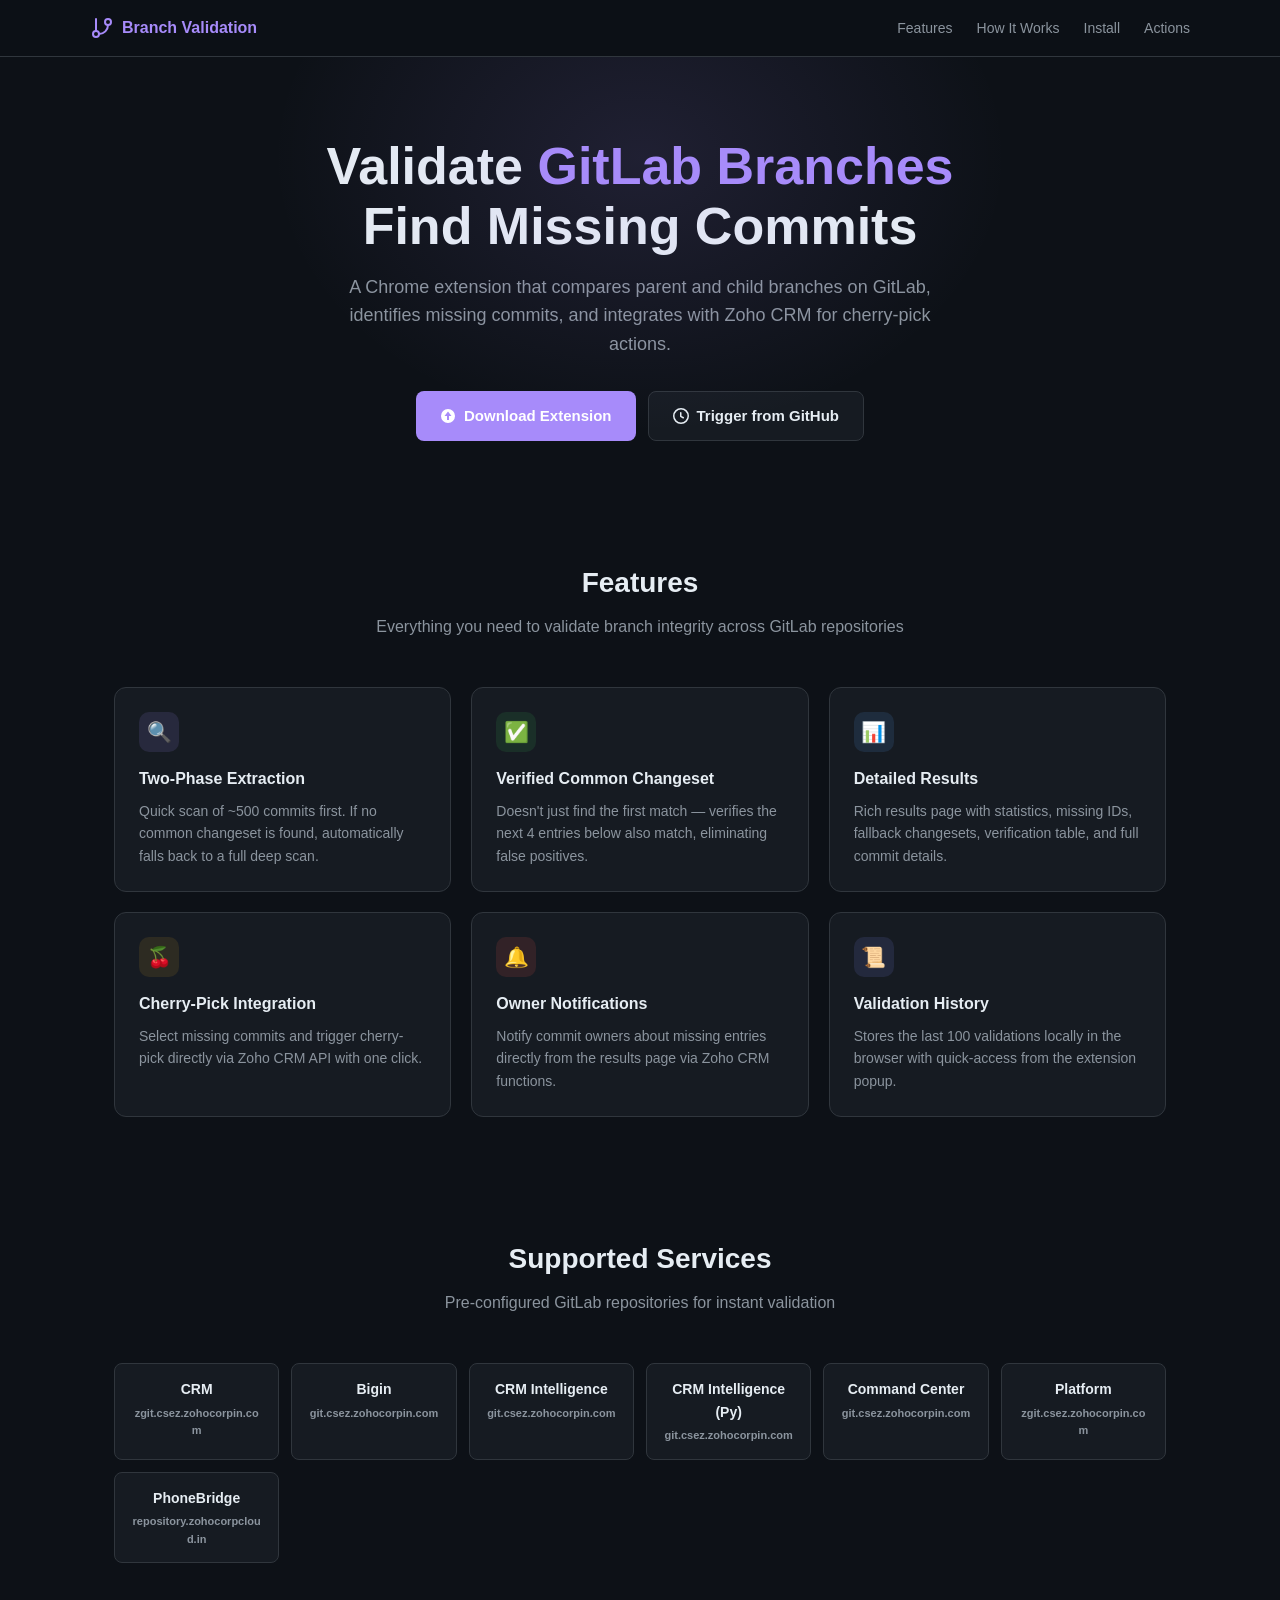
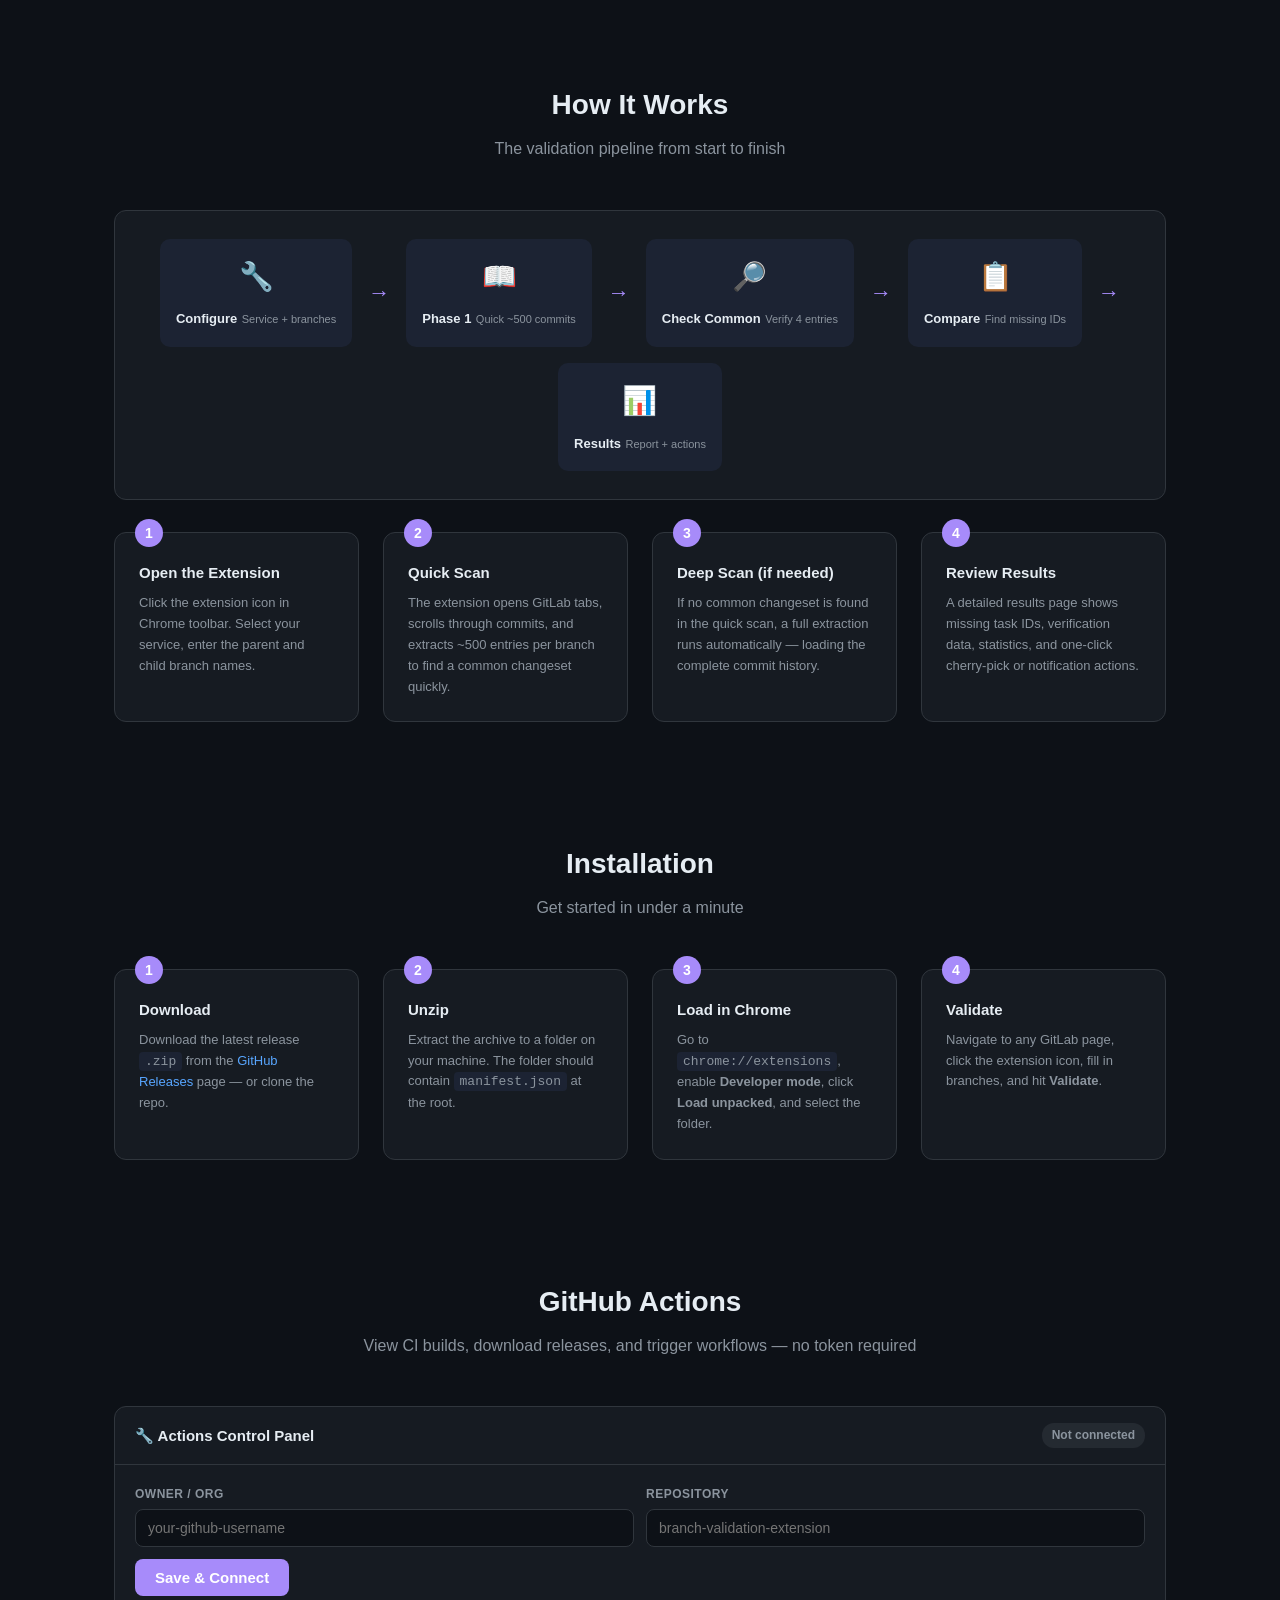
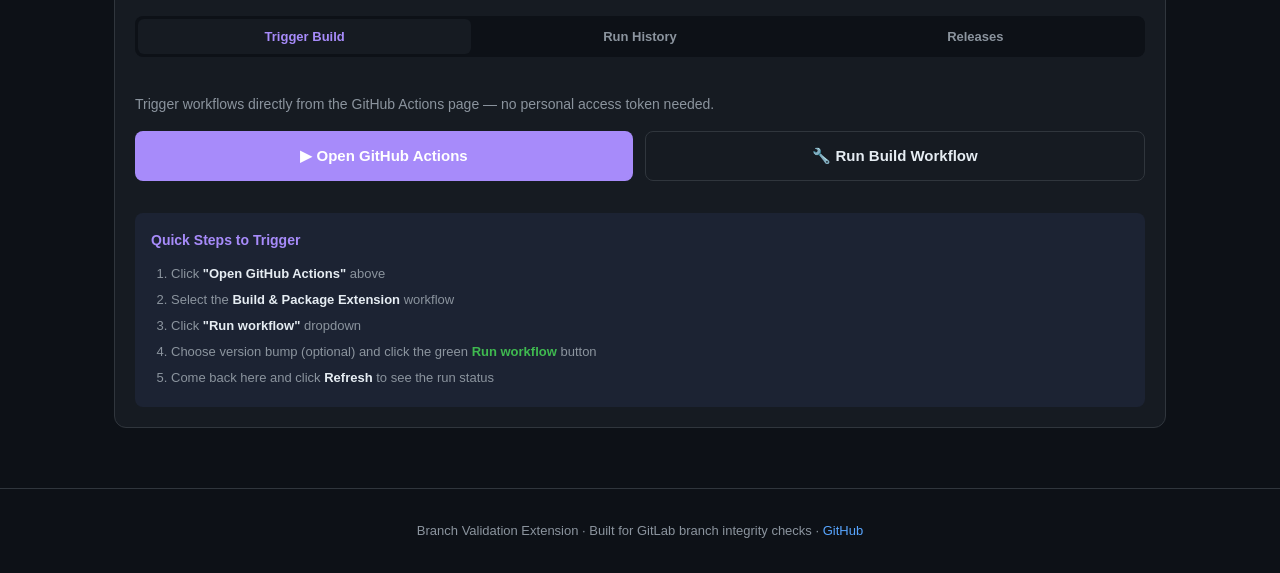
<file: index.html>
<!DOCTYPE html>
<html lang="en">
<head>
  <meta charset="UTF-8">
  <meta name="viewport" content="width=device-width, initial-scale=1.0">
  <title>Branch Validation — Chrome Extension</title>
  <style>
    /* ── Reset & Variables ──────────────────────────────── */
    *, *::before, *::after { margin: 0; padding: 0; box-sizing: border-box; }

    :root {
      --bg:        #0d1117;
      --surface:   #161b22;
      --surface2:  #1c2333;
      --border:    #30363d;
      --text:      #e6edf3;
      --text-dim:  #8b949e;
      --accent:    #a78bfa;
      --accent2:   #818cf8;
      --green:     #3fb950;
      --yellow:    #d29922;
      --red:       #f85149;
      --blue:      #58a6ff;
      --radius:    12px;
      --font:      -apple-system, BlinkMacSystemFont, 'Segoe UI', Roboto, sans-serif;
      --mono:      'SF Mono', 'Fira Code', 'Cascadia Code', monospace;
    }

    body {
      font-family: var(--font);
      background: var(--bg);
      color: var(--text);
      line-height: 1.6;
      min-height: 100vh;
    }

    a { color: var(--blue); text-decoration: none; }
    a:hover { text-decoration: underline; }
    code { font-family: var(--mono); font-size: 0.9em; background: var(--surface2); padding: 2px 6px; border-radius: 4px; }

    /* ── Navigation ────────────────────────────────────── */
    nav {
      position: sticky; top: 0; z-index: 100;
      background: rgba(13,17,23,0.85);
      backdrop-filter: blur(12px);
      border-bottom: 1px solid var(--border);
      padding: 0 24px;
    }
    nav .nav-inner {
      max-width: 1100px;
      margin: 0 auto;
      display: flex;
      align-items: center;
      justify-content: space-between;
      height: 56px;
    }
    nav .logo {
      font-size: 16px;
      font-weight: 700;
      color: var(--accent);
      display: flex;
      align-items: center;
      gap: 8px;
    }
    nav .logo svg { width: 24px; height: 24px; }
    nav .nav-links { display: flex; gap: 24px; }
    nav .nav-links a {
      color: var(--text-dim);
      font-size: 14px;
      font-weight: 500;
      transition: color 0.2s;
    }
    nav .nav-links a:hover { color: var(--text); text-decoration: none; }

    /* ── Hero ──────────────────────────────────────────── */
    .hero {
      text-align: center;
      padding: 80px 24px 60px;
      position: relative;
      overflow: hidden;
    }
    .hero::before {
      content: '';
      position: absolute;
      top: -200px; left: 50%; transform: translateX(-50%);
      width: 800px; height: 600px;
      background: radial-gradient(ellipse, rgba(167,139,250,0.12) 0%, transparent 65%);
      pointer-events: none;
    }
    .hero h1 {
      font-size: clamp(32px, 5vw, 52px);
      font-weight: 800;
      line-height: 1.15;
      margin-bottom: 16px;
    }
    .hero h1 .highlight { color: var(--accent); }
    .hero .tagline {
      font-size: 18px;
      color: var(--text-dim);
      max-width: 600px;
      margin: 0 auto 32px;
    }
    .hero .cta-group {
      display: flex;
      gap: 12px;
      justify-content: center;
      flex-wrap: wrap;
    }

    /* ── Buttons ───────────────────────────────────────── */
    .btn {
      display: inline-flex;
      align-items: center;
      gap: 8px;
      padding: 12px 24px;
      border-radius: 8px;
      font-size: 15px;
      font-weight: 600;
      border: none;
      cursor: pointer;
      transition: all 0.2s;
      text-decoration: none;
    }
    .btn-primary {
      background: var(--accent);
      color: #fff;
    }
    .btn-primary:hover { background: var(--accent2); text-decoration: none; }
    .btn-secondary {
      background: var(--surface);
      color: var(--text);
      border: 1px solid var(--border);
    }
    .btn-secondary:hover { border-color: var(--accent); text-decoration: none; }

    /* ── Section ───────────────────────────────────────── */
    .section {
      max-width: 1100px;
      margin: 0 auto;
      padding: 60px 24px;
    }
    .section-header {
      text-align: center;
      margin-bottom: 48px;
    }
    .section-header h2 {
      font-size: 28px;
      font-weight: 700;
      margin-bottom: 8px;
    }
    .section-header p {
      color: var(--text-dim);
      font-size: 16px;
    }

    /* ── Feature Grid ──────────────────────────────────── */
    .feature-grid {
      display: grid;
      grid-template-columns: repeat(auto-fit, minmax(300px, 1fr));
      gap: 20px;
    }
    .feature-card {
      background: var(--surface);
      border: 1px solid var(--border);
      border-radius: var(--radius);
      padding: 24px;
      transition: border-color 0.25s, transform 0.2s;
    }
    .feature-card:hover {
      border-color: var(--accent);
      transform: translateY(-2px);
    }
    .feature-card .icon {
      width: 40px; height: 40px;
      border-radius: 10px;
      display: flex;
      align-items: center;
      justify-content: center;
      font-size: 20px;
      margin-bottom: 14px;
    }
    .feature-card h3 {
      font-size: 16px;
      font-weight: 600;
      margin-bottom: 8px;
    }
    .feature-card p {
      font-size: 14px;
      color: var(--text-dim);
      line-height: 1.6;
    }

    /* ── Services ──────────────────────────────────────── */
    .service-grid {
      display: grid;
      grid-template-columns: repeat(auto-fit, minmax(160px, 1fr));
      gap: 12px;
    }
    .service-chip {
      background: var(--surface);
      border: 1px solid var(--border);
      border-radius: 8px;
      padding: 14px 16px;
      text-align: center;
      font-weight: 600;
      font-size: 14px;
      transition: border-color 0.2s;
    }
    .service-chip:hover { border-color: var(--accent); }
    .service-chip .name { color: var(--text); }
    .service-chip .url { font-size: 11px; color: var(--text-dim); margin-top: 4px; display: block; word-break: break-all; }

    /* ── Steps ─────────────────────────────────────────── */
    .steps {
      display: grid;
      grid-template-columns: repeat(auto-fit, minmax(240px, 1fr));
      gap: 24px;
      counter-reset: step;
    }
    .step {
      position: relative;
      background: var(--surface);
      border: 1px solid var(--border);
      border-radius: var(--radius);
      padding: 28px 24px 24px;
    }
    .step::before {
      counter-increment: step;
      content: counter(step);
      position: absolute;
      top: -14px; left: 20px;
      width: 28px; height: 28px;
      background: var(--accent);
      color: #fff;
      font-size: 14px;
      font-weight: 700;
      border-radius: 50%;
      display: flex;
      align-items: center;
      justify-content: center;
    }
    .step h3 {
      font-size: 15px;
      font-weight: 600;
      margin-bottom: 8px;
    }
    .step p, .step code {
      font-size: 13px;
      color: var(--text-dim);
    }

    /* ── Workflow Flow ──────────────────────────────────── */
    .workflow-flow {
      display: flex;
      align-items: center;
      justify-content: center;
      gap: 16px;
      flex-wrap: wrap;
      padding: 28px 20px;
      background: var(--surface);
      border: 1px solid var(--border);
      border-radius: var(--radius);
      margin-bottom: 32px;
    }
    .flow-step {
      text-align: center;
      padding: 16px;
      border-radius: 10px;
      background: var(--surface2);
      min-width: 130px;
    }
    .flow-step .emoji { font-size: 28px; display: block; margin-bottom: 6px; }
    .flow-step .label { font-size: 13px; font-weight: 600; }
    .flow-step .detail { font-size: 11px; color: var(--text-dim); margin-top: 4px; }
    .flow-arrow { font-size: 22px; color: var(--accent); }

    /* ── Code Block ────────────────────────────────────── */
    .code-block {
      background: var(--surface);
      border: 1px solid var(--border);
      border-radius: var(--radius);
      padding: 20px;
      overflow-x: auto;
      margin: 16px 0;
    }
    .code-block pre {
      font-family: var(--mono);
      font-size: 13px;
      line-height: 1.6;
      color: var(--text);
      white-space: pre;
    }
    .code-block .comment { color: #6a9955; }
    .code-block .keyword { color: var(--accent); }
    .code-block .string { color: #ce9178; }

    /* ── Actions Dashboard ─────────────────────────────── */
    .actions-dashboard {
      background: var(--surface);
      border: 1px solid var(--border);
      border-radius: var(--radius);
      overflow: hidden;
    }
    .actions-header {
      padding: 16px 20px;
      border-bottom: 1px solid var(--border);
      display: flex;
      align-items: center;
      justify-content: space-between;
    }
    .actions-header h3 { font-size: 15px; }
    .actions-body { padding: 20px; }

    /* ── Config Panel ──────────────────────────────────── */
    .config-panel {
      display: grid;
      grid-template-columns: 1fr 1fr;
      gap: 12px;
      margin-bottom: 20px;
    }
    .config-panel label {
      font-size: 12px;
      font-weight: 600;
      color: var(--text-dim);
      text-transform: uppercase;
      letter-spacing: 0.5px;
      display: block;
      margin-bottom: 4px;
    }
    .config-panel input, .config-panel select {
      width: 100%;
      padding: 10px 12px;
      font-size: 14px;
      font-family: var(--font);
      color: var(--text);
      background: var(--bg);
      border: 1px solid var(--border);
      border-radius: 8px;
      outline: none;
      transition: border-color 0.2s;
    }
    .config-panel input:focus, .config-panel select:focus {
      border-color: var(--accent);
    }
    .config-panel .full-width { grid-column: 1 / -1; }

    /* ── Run Log ───────────────────────────────────────── */
    .run-log {
      background: var(--bg);
      border: 1px solid var(--border);
      border-radius: 8px;
      padding: 16px;
      max-height: 360px;
      overflow-y: auto;
      font-family: var(--mono);
      font-size: 12px;
      line-height: 1.8;
      margin-top: 12px;
    }
    .run-log .log-entry { padding: 2px 0; }
    .run-log .log-info { color: var(--blue); }
    .run-log .log-success { color: var(--green); }
    .run-log .log-error { color: var(--red); }
    .run-log .log-warn { color: var(--yellow); }

    /* ── History Table ─────────────────────────────────── */
    .history-table {
      width: 100%;
      border-collapse: collapse;
      font-size: 13px;
    }
    .history-table th {
      text-align: left;
      padding: 10px 12px;
      color: var(--text-dim);
      font-size: 11px;
      text-transform: uppercase;
      letter-spacing: 0.5px;
      border-bottom: 1px solid var(--border);
    }
    .history-table td {
      padding: 10px 12px;
      border-bottom: 1px solid var(--border);
    }
    .history-table tr:hover td { background: rgba(167,139,250,0.04); }

    .status-badge {
      display: inline-flex;
      align-items: center;
      gap: 5px;
      padding: 3px 10px;
      border-radius: 12px;
      font-size: 12px;
      font-weight: 600;
    }
    .status-badge.success { background: rgba(63,185,80,0.12); color: var(--green); }
    .status-badge.running { background: rgba(210,153,34,0.12); color: var(--yellow); }
    .status-badge.failed  { background: rgba(248,81,73,0.12); color: var(--red); }
    .status-badge.pending { background: rgba(139,148,158,0.12); color: var(--text-dim); }

    /* ── Tabs ──────────────────────────────────────────── */
    .tabs {
      display: flex;
      gap: 2px;
      background: var(--bg);
      border-radius: 8px;
      padding: 3px;
      margin-bottom: 20px;
    }
    .tab-btn {
      flex: 1;
      padding: 10px 16px;
      font-size: 13px;
      font-weight: 600;
      font-family: var(--font);
      border: none;
      border-radius: 6px;
      background: transparent;
      color: var(--text-dim);
      cursor: pointer;
      transition: all 0.2s;
    }
    .tab-btn.active {
      background: var(--surface);
      color: var(--accent);
    }
    .tab-panel { display: none; }
    .tab-panel.active { display: block; }

    /* ── Footer ────────────────────────────────────────── */
    footer {
      border-top: 1px solid var(--border);
      padding: 32px 24px;
      text-align: center;
      font-size: 13px;
      color: var(--text-dim);
    }

    /* ── Responsive ────────────────────────────────────── */
    @media (max-width: 640px) {
      .config-panel { grid-template-columns: 1fr; }
      .config-panel .full-width { grid-column: 1; }
      .steps { grid-template-columns: 1fr; }
      .workflow-flow { flex-direction: column; }
      .flow-arrow { transform: rotate(90deg); }
      nav .nav-links { gap: 14px; }
      nav .nav-links a { font-size: 13px; }
    }
  </style>
</head>
<body>

<!-- ── Navigation ──────────────────────────────────────── -->
<nav>
  <div class="nav-inner">
    <div class="logo">
      <svg viewBox="0 0 24 24" fill="none" stroke="currentColor" stroke-width="2" stroke-linecap="round" stroke-linejoin="round">
        <line x1="6" y1="3" x2="6" y2="15"></line>
        <circle cx="18" cy="6" r="3"></circle>
        <circle cx="6" cy="18" r="3"></circle>
        <path d="M18 9a9 9 0 0 1-9 9"></path>
      </svg>
      Branch Validation
    </div>
    <div class="nav-links">
      <a href="#features">Features</a>
      <a href="#how-it-works">How It Works</a>
      <a href="#install">Install</a>
      <a href="#actions">Actions</a>
    </div>
  </div>
</nav>

<!-- ── Hero ─────────────────────────────────────────────── -->
<section class="hero">
  <h1>
    Validate <span class="highlight">GitLab Branches</span><br>
    Find Missing Commits
  </h1>
  <p class="tagline">
    A Chrome extension that compares parent and child branches on GitLab,
    identifies missing commits, and integrates with Zoho CRM for cherry-pick actions.
  </p>
  <div class="cta-group">
    <a href="#install" class="btn btn-primary">
      <svg width="16" height="16" viewBox="0 0 16 16" fill="currentColor"><path d="M8 1a7 7 0 110 14A7 7 0 018 1zm0 2.5L4.5 8H7v4h2V8h2.5L8 3.5z"/></svg>
      Download Extension
    </a>
    <a href="#actions" class="btn btn-secondary">
      <svg width="16" height="16" viewBox="0 0 16 16" fill="currentColor"><path fill-rule="evenodd" d="M1.5 8a6.5 6.5 0 1113 0 6.5 6.5 0 01-13 0zM8 0a8 8 0 100 16A8 8 0 008 0zm.5 4.75a.75.75 0 00-1.5 0v3.5a.75.75 0 00.37.65l2.5 1.5a.75.75 0 10.76-1.3L8.5 7.94V4.75z" clip-rule="evenodd"/></svg>
      Trigger from GitHub
    </a>
  </div>
</section>

<!-- ── Features ─────────────────────────────────────────── -->
<section class="section" id="features">
  <div class="section-header">
    <h2>Features</h2>
    <p>Everything you need to validate branch integrity across GitLab repositories</p>
  </div>

  <div class="feature-grid">
    <div class="feature-card">
      <div class="icon" style="background:rgba(167,139,250,0.12)">🔍</div>
      <h3>Two-Phase Extraction</h3>
      <p>Quick scan of ~500 commits first. If no common changeset is found, automatically falls back to a full deep scan.</p>
    </div>
    <div class="feature-card">
      <div class="icon" style="background:rgba(63,185,80,0.12)">✅</div>
      <h3>Verified Common Changeset</h3>
      <p>Doesn't just find the first match — verifies the next 4 entries below also match, eliminating false positives.</p>
    </div>
    <div class="feature-card">
      <div class="icon" style="background:rgba(88,166,255,0.12)">📊</div>
      <h3>Detailed Results</h3>
      <p>Rich results page with statistics, missing IDs, fallback changesets, verification table, and full commit details.</p>
    </div>
    <div class="feature-card">
      <div class="icon" style="background:rgba(210,153,34,0.12)">🍒</div>
      <h3>Cherry-Pick Integration</h3>
      <p>Select missing commits and trigger cherry-pick directly via Zoho CRM API with one click.</p>
    </div>
    <div class="feature-card">
      <div class="icon" style="background:rgba(248,81,73,0.12)">🔔</div>
      <h3>Owner Notifications</h3>
      <p>Notify commit owners about missing entries directly from the results page via Zoho CRM functions.</p>
    </div>
    <div class="feature-card">
      <div class="icon" style="background:rgba(129,140,248,0.12)">📜</div>
      <h3>Validation History</h3>
      <p>Stores the last 100 validations locally in the browser with quick-access from the extension popup.</p>
    </div>
  </div>
</section>

<!-- ── Supported Services ──────────────────────────────── -->
<section class="section" id="services">
  <div class="section-header">
    <h2>Supported Services</h2>
    <p>Pre-configured GitLab repositories for instant validation</p>
  </div>

  <div class="service-grid">
    <div class="service-chip">
      <span class="name">CRM</span>
      <span class="url">zgit.csez.zohocorpin.com</span>
    </div>
    <div class="service-chip">
      <span class="name">Bigin</span>
      <span class="url">git.csez.zohocorpin.com</span>
    </div>
    <div class="service-chip">
      <span class="name">CRM Intelligence</span>
      <span class="url">git.csez.zohocorpin.com</span>
    </div>
    <div class="service-chip">
      <span class="name">CRM Intelligence (Py)</span>
      <span class="url">git.csez.zohocorpin.com</span>
    </div>
    <div class="service-chip">
      <span class="name">Command Center</span>
      <span class="url">git.csez.zohocorpin.com</span>
    </div>
    <div class="service-chip">
      <span class="name">Platform</span>
      <span class="url">zgit.csez.zohocorpin.com</span>
    </div>
    <div class="service-chip">
      <span class="name">PhoneBridge</span>
      <span class="url">repository.zohocorpcloud.in</span>
    </div>
  </div>
</section>

<!-- ── How It Works ─────────────────────────────────────── -->
<section class="section" id="how-it-works">
  <div class="section-header">
    <h2>How It Works</h2>
    <p>The validation pipeline from start to finish</p>
  </div>

  <div class="workflow-flow">
    <div class="flow-step">
      <span class="emoji">🔧</span>
      <span class="label">Configure</span>
      <span class="detail">Service + branches</span>
    </div>
    <span class="flow-arrow">→</span>
    <div class="flow-step">
      <span class="emoji">📖</span>
      <span class="label">Phase 1</span>
      <span class="detail">Quick ~500 commits</span>
    </div>
    <span class="flow-arrow">→</span>
    <div class="flow-step">
      <span class="emoji">🔎</span>
      <span class="label">Check Common</span>
      <span class="detail">Verify 4 entries</span>
    </div>
    <span class="flow-arrow">→</span>
    <div class="flow-step">
      <span class="emoji">📋</span>
      <span class="label">Compare</span>
      <span class="detail">Find missing IDs</span>
    </div>
    <span class="flow-arrow">→</span>
    <div class="flow-step">
      <span class="emoji">📊</span>
      <span class="label">Results</span>
      <span class="detail">Report + actions</span>
    </div>
  </div>

  <div class="steps">
    <div class="step">
      <h3>Open the Extension</h3>
      <p>Click the extension icon in Chrome toolbar. Select your service, enter the parent and child branch names.</p>
    </div>
    <div class="step">
      <h3>Quick Scan</h3>
      <p>The extension opens GitLab tabs, scrolls through commits, and extracts ~500 entries per branch to find a common changeset quickly.</p>
    </div>
    <div class="step">
      <h3>Deep Scan (if needed)</h3>
      <p>If no common changeset is found in the quick scan, a full extraction runs automatically — loading the complete commit history.</p>
    </div>
    <div class="step">
      <h3>Review Results</h3>
      <p>A detailed results page shows missing task IDs, verification data, statistics, and one-click cherry-pick or notification actions.</p>
    </div>
  </div>
</section>

<!-- ── Installation ─────────────────────────────────────── -->
<section class="section" id="install">
  <div class="section-header">
    <h2>Installation</h2>
    <p>Get started in under a minute</p>
  </div>

  <div class="steps">
    <div class="step">
      <h3>Download</h3>
      <p>Download the latest release <code>.zip</code> from the <a href="#" id="release-link">GitHub Releases</a> page — or clone the repo.</p>
    </div>
    <div class="step">
      <h3>Unzip</h3>
      <p>Extract the archive to a folder on your machine. The folder should contain <code>manifest.json</code> at the root.</p>
    </div>
    <div class="step">
      <h3>Load in Chrome</h3>
      <p>Go to <code>chrome://extensions</code>, enable <strong>Developer mode</strong>, click <strong>Load unpacked</strong>, and select the folder.</p>
    </div>
    <div class="step">
      <h3>Validate</h3>
      <p>Navigate to any GitLab page, click the extension icon, fill in branches, and hit <strong>Validate</strong>.</p>
    </div>
  </div>
</section>

<!-- ── GitHub Actions Dashboard ─────────────────────────── -->
<section class="section" id="actions">
  <div class="section-header">
    <h2>GitHub Actions</h2>
    <p>View CI builds, download releases, and trigger workflows — no token required</p>
  </div>

  <div class="actions-dashboard">
    <div class="actions-header">
      <h3>🔧 Actions Control Panel</h3>
      <span id="connection-status" class="status-badge pending">Not connected</span>
    </div>

    <div class="actions-body">
      <!-- Settings (no token) -->
      <div class="config-panel" id="settings-panel">
        <div>
          <label for="gh-owner">Owner / Org</label>
          <input type="text" id="gh-owner" placeholder="your-github-username">
        </div>
        <div>
          <label for="gh-repo">Repository</label>
          <input type="text" id="gh-repo" placeholder="branch-validation-extension">
        </div>
        <div class="full-width" style="display:flex;gap:10px;align-items:end;">
          <button class="btn btn-primary" id="save-settings-btn" style="padding:10px 20px;">Save & Connect</button>
          <span id="settings-status" style="font-size:13px;color:var(--text-dim);"></span>
        </div>
      </div>

      <!-- Tabs -->
      <div class="tabs">
        <button class="tab-btn active" data-tab="trigger">Trigger Build</button>
        <button class="tab-btn" data-tab="history">Run History</button>
        <button class="tab-btn" data-tab="releases">Releases</button>
      </div>

      <!-- Tab: Trigger Build -->
      <div class="tab-panel active" id="tab-trigger">
        <div style="padding:16px 0;">
          <p style="color:var(--text-dim);margin-bottom:16px;font-size:14px;">Trigger workflows directly from the GitHub Actions page — no personal access token needed.</p>
          <div style="display:flex;gap:12px;flex-wrap:wrap;">
            <a href="#" id="actions-link" class="btn btn-primary" target="_blank" style="flex:1;min-width:200px;justify-content:center;">
              ▶ Open GitHub Actions
            </a>
            <a href="#" id="dispatch-link" class="btn btn-secondary" target="_blank" style="flex:1;min-width:200px;justify-content:center;">
              🔧 Run Build Workflow
            </a>
          </div>
        </div>
        <div style="margin-top:16px;padding:16px;background:var(--surface2);border-radius:8px;">
          <h4 style="font-size:14px;margin-bottom:10px;color:var(--accent);">Quick Steps to Trigger</h4>
          <ol style="padding-left:20px;color:var(--text-dim);font-size:13px;line-height:2;">
            <li>Click <strong style="color:var(--text);">&quot;Open GitHub Actions&quot;</strong> above</li>
            <li>Select the <strong style="color:var(--text);">Build & Package Extension</strong> workflow</li>
            <li>Click <strong style="color:var(--text);">&quot;Run workflow&quot;</strong> dropdown</li>
            <li>Choose version bump (optional) and click the green <strong style="color:var(--green);">Run workflow</strong> button</li>
            <li>Come back here and click <strong style="color:var(--text);">Refresh</strong> to see the run status</li>
          </ol>
        </div>
      </div>

      <!-- Tab: Run History -->
      <div class="tab-panel" id="tab-history">
        <div style="overflow-x:auto;">
          <table class="history-table">
            <thead>
              <tr>
                <th>Run</th>
                <th>Workflow</th>
                <th>Status</th>
                <th>Branch</th>
                <th>Started</th>
                <th>Duration</th>
                <th></th>
              </tr>
            </thead>
            <tbody id="history-body">
              <tr><td colspan="7" style="text-align:center;color:var(--text-dim);padding:24px;">Enter owner/repo above and click &quot;Save & Connect&quot;</td></tr>
            </tbody>
          </table>
        </div>
        <div style="text-align:center;margin-top:12px;">
          <button class="btn btn-secondary" id="refresh-history-btn" style="padding:8px 16px;font-size:13px;">Refresh</button>
        </div>
      </div>

      <!-- Tab: Releases -->
      <div class="tab-panel" id="tab-releases">
        <div id="releases-list" style="text-align:center;color:var(--text-dim);padding:24px;">Enter owner/repo above to view releases</div>
        <div style="text-align:center;margin-top:12px;">
          <button class="btn btn-secondary" id="refresh-releases-btn" style="padding:8px 16px;font-size:13px;">Refresh</button>
        </div>
      </div>
    </div>
  </div>
</section>

<!-- ── Footer ──────────────────────────────────────────── -->
<footer>
  <p>Branch Validation Extension &middot; Built for GitLab branch integrity checks &middot; <a href="https://github.com" id="footer-repo-link">GitHub</a></p>
</footer>

<!-- ══════════════════════════════════════════════════════ -->
<script>
(() => {
  // ── Helpers ────────────────────────────────────────────
  const $ = s => document.querySelector(s);
  const $$ = s => [...document.querySelectorAll(s)];
  const LS = key => localStorage.getItem(`bv_${key}`) || '';
  const LS_SET = (key, val) => localStorage.setItem(`bv_${key}`, val);

  // ── Tab switching ──────────────────────────────────────
  $$('.tab-btn').forEach(btn => {
    btn.addEventListener('click', () => {
      $$('.tab-btn').forEach(b => b.classList.remove('active'));
      $$('.tab-panel').forEach(p => p.classList.remove('active'));
      btn.classList.add('active');
      $(`#tab-${btn.dataset.tab}`).classList.add('active');
    });
  });

  // ── Settings (no token) ────────────────────────────────
  const ownerInput = $('#gh-owner');
  const repoInput  = $('#gh-repo');
  const connStatus = $('#connection-status');
  const settingsStatus = $('#settings-status');

  // Restore saved settings
  ownerInput.value = LS('owner');
  repoInput.value  = LS('repo');

  $('#save-settings-btn').addEventListener('click', async () => {
    const owner = ownerInput.value.trim();
    const repo  = repoInput.value.trim();

    if (!owner || !repo) {
      settingsStatus.textContent = '⚠️ Owner and repo are required';
      settingsStatus.style.color = 'var(--yellow)';
      return;
    }

    LS_SET('owner', owner);
    LS_SET('repo', repo);

    settingsStatus.textContent = 'Connecting...';
    settingsStatus.style.color = 'var(--text-dim)';

    try {
      const res = await ghFetch(`/repos/${owner}/${repo}`);
      if (!res.ok) throw new Error(res.status === 404 ? 'Repo not found (must be public)' : `HTTP ${res.status}`);

      connStatus.textContent = 'Connected';
      connStatus.className = 'status-badge success';
      settingsStatus.textContent = '✅ Connected!';
      settingsStatus.style.color = 'var(--green)';

      // Update all dynamic links
      const repoUrl = `https://github.com/${owner}/${repo}`;
      $('#footer-repo-link').href = repoUrl;
      $('#release-link').href = `${repoUrl}/releases`;
      $('#actions-link').href = `${repoUrl}/actions`;
      $('#dispatch-link').href = `${repoUrl}/actions/workflows/build-extension.yml`;

      await loadHistory();
      await loadReleases();
    } catch (err) {
      connStatus.textContent = 'Failed';
      connStatus.className = 'status-badge failed';
      settingsStatus.textContent = '❌ ' + err.message;
      settingsStatus.style.color = 'var(--red)';
    }
  });

  // Auto-connect on load if settings exist
  if (LS('owner') && LS('repo')) {
    $('#save-settings-btn').click();
  }

  // ── GitHub API helper (public, no auth) ────────────────
  function ghFetch(path) {
    return fetch(`https://api.github.com${path}`, {
      headers: {
        Accept: 'application/vnd.github+json',
        'X-GitHub-Api-Version': '2022-11-28',
      },
    });
  }

  // ── Load run history (public API) ──────────────────────
  async function loadHistory() {
    const owner = LS('owner'), repo = LS('repo');
    if (!owner || !repo) return;
    try {
      const res = await ghFetch(`/repos/${owner}/${repo}/actions/runs?per_page=15`);
      const data = await res.json();
      const tbody = $('#history-body');

      if (!data.workflow_runs?.length) {
        tbody.innerHTML = '<tr><td colspan="7" style="text-align:center;color:var(--text-dim);padding:24px;">No runs found</td></tr>';
        return;
      }

      tbody.innerHTML = data.workflow_runs.map(run => {
        const status = run.status === 'completed' ? run.conclusion : run.status;
        const statusClass = status === 'success' ? 'success' : status === 'failure' ? 'failed' : status === 'in_progress' ? 'running' : 'pending';
        const duration = run.updated_at && run.created_at
          ? formatDuration(new Date(run.updated_at) - new Date(run.created_at))
          : '—';
        return `<tr>
          <td><a href="${run.html_url}" target="_blank" style="color:var(--blue)">#${run.run_number}</a></td>
          <td>${esc(run.name)}</td>
          <td><span class="status-badge ${statusClass}">${status}</span></td>
          <td><code>${esc(run.head_branch)}</code></td>
          <td>${new Date(run.created_at).toLocaleString()}</td>
          <td>${duration}</td>
          <td><a href="${run.html_url}" target="_blank" style="color:var(--blue);font-size:12px;">View →</a></td>
        </tr>`;
      }).join('');
    } catch (err) {
      // silently fail
    }
  }

  // ── Load releases (public API) ─────────────────────────
  async function loadReleases() {
    const owner = LS('owner'), repo = LS('repo');
    if (!owner || !repo) return;
    try {
      const res = await ghFetch(`/repos/${owner}/${repo}/releases?per_page=10`);
      const data = await res.json();
      const container = $('#releases-list');

      if (!Array.isArray(data) || data.length === 0) {
        container.innerHTML = `
          <div style="padding:28px;text-align:center;">
            <p style="color:var(--text-dim);margin-bottom:12px;">No releases found yet.</p>
            <a href="https://github.com/${esc(owner)}/${esc(repo)}/actions" class="btn btn-secondary" target="_blank" style="padding:8px 18px;font-size:13px;">Trigger a build on GitHub →</a>
          </div>`;
        return;
      }

      container.innerHTML = data.map(rel => `
        <div style="padding:14px 16px;border-bottom:1px solid var(--border);display:flex;justify-content:space-between;align-items:center;flex-wrap:wrap;gap:10px;">
          <div>
            <strong style="color:var(--accent);">${esc(rel.name || rel.tag_name)}</strong>
            <span style="color:var(--text-dim);font-size:12px;margin-left:8px;">${new Date(rel.published_at).toLocaleDateString()}</span>
            ${rel.prerelease ? '<span class="status-badge" style="margin-left:8px;background:rgba(210,153,34,0.12);color:var(--yellow);">pre-release</span>' : ''}
          </div>
          <div style="display:flex;gap:8px;flex-wrap:wrap;">
            ${(rel.assets || []).map(a => `
              <a href="${a.browser_download_url}" class="btn btn-secondary" style="padding:6px 14px;font-size:12px;" download>
                ⬇ ${esc(a.name)} <span style="color:var(--text-dim);margin-left:4px;">(${formatSize(a.size)})</span>
              </a>
            `).join('')}
            <a href="${rel.html_url}" class="btn btn-secondary" style="padding:6px 14px;font-size:12px;" target="_blank">View</a>
          </div>
        </div>
      `).join('');
    } catch (err) {
      // silently fail
    }
  }

  // ── Refresh buttons ────────────────────────────────────
  $('#refresh-history-btn').addEventListener('click', () => loadHistory());
  $('#refresh-releases-btn').addEventListener('click', () => loadReleases());

  // ── Utility functions ──────────────────────────────────
  function formatDuration(ms) {
    const s = Math.floor(ms / 1000);
    if (s < 60) return `${s}s`;
    const m = Math.floor(s / 60);
    return `${m}m ${s % 60}s`;
  }

  function formatSize(bytes) {
    if (bytes < 1024) return bytes + ' B';
    if (bytes < 1024 * 1024) return (bytes / 1024).toFixed(1) + ' KB';
    return (bytes / (1024 * 1024)).toFixed(1) + ' MB';
  }

  function esc(str) {
    if (!str) return '';
    const d = document.createElement('div');
    d.textContent = str;
    return d.innerHTML;
  }
})();
</script>

</body>
</html>
</file>
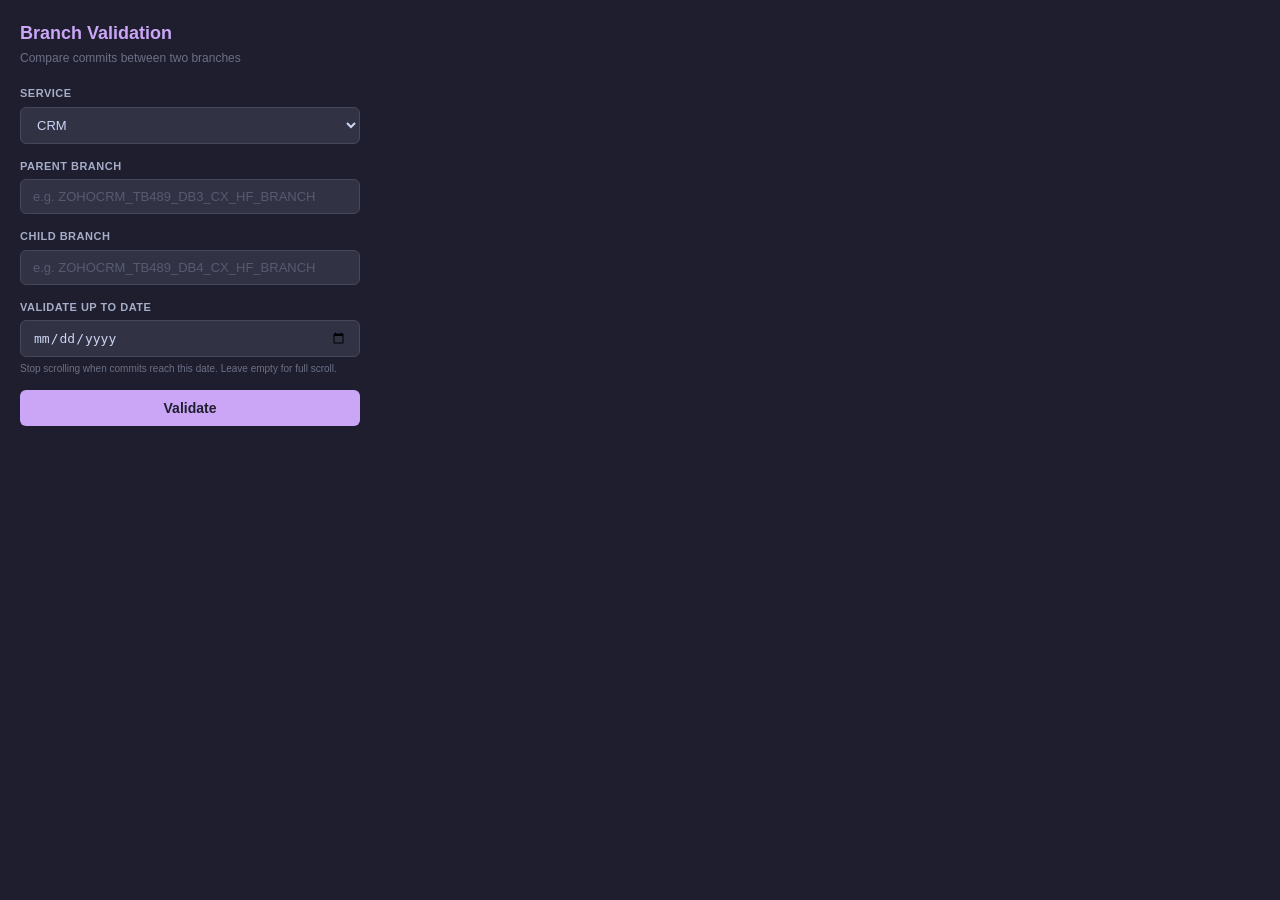
<file: popup.html>
<!DOCTYPE html>
<html lang="en">
<head>
  <meta charset="UTF-8">
  <meta name="viewport" content="width=device-width, initial-scale=1.0">
  <title>Branch Validation</title>
  <link rel="stylesheet" href="popup.css">
</head>
<body>
  <div class="container">
    <h1>Branch Validation</h1>
    <p class="subtitle">Compare commits between two branches</p>

    <div class="form-group">
      <label for="service">Service</label>
      <select id="service">
        <option value="CRM">CRM</option>
        <option value="BIGIN">Bigin</option>
        <option value="CRMINTELLIGENCE">CRM Intelligence</option>
        <option value="CRMINTELLIGENCEPY">CRM Intelligence (Py)</option>
        <option value="COMMANDCENTER">Command Center</option>
        <option value="PLATFORM">Platform</option>
        <option value="PHONEBRIDGEPLATFORM">PhoneBridge Platform</option>
      </select>
    </div>

    <div class="form-group">
      <label for="parentBranch">Parent Branch</label>
      <input type="text" id="parentBranch" placeholder="e.g. ZOHOCRM_TB489_DB3_CX_HF_BRANCH">
    </div>

    <div class="form-group">
      <label for="childBranch">Child Branch</label>
      <input type="text" id="childBranch" placeholder="e.g. ZOHOCRM_TB489_DB4_CX_HF_BRANCH">
    </div>

    <div class="form-group">
      <label for="scrollUntilDate">Validate Up To Date</label>
      <input type="date" id="scrollUntilDate">
      <span class="hint">Stop scrolling when commits reach this date. Leave empty for full scroll.</span>
    </div>

    <button id="validateBtn" class="btn-primary">Validate</button>

    <div id="status" class="status hidden"></div>

    <div id="history-section" class="history-section hidden">
      <h2>Recent Validations</h2>
      <ul id="history-list"></ul>
    </div>
  </div>

  <script src="popup.js"></script>
</body>
</html>
</file>
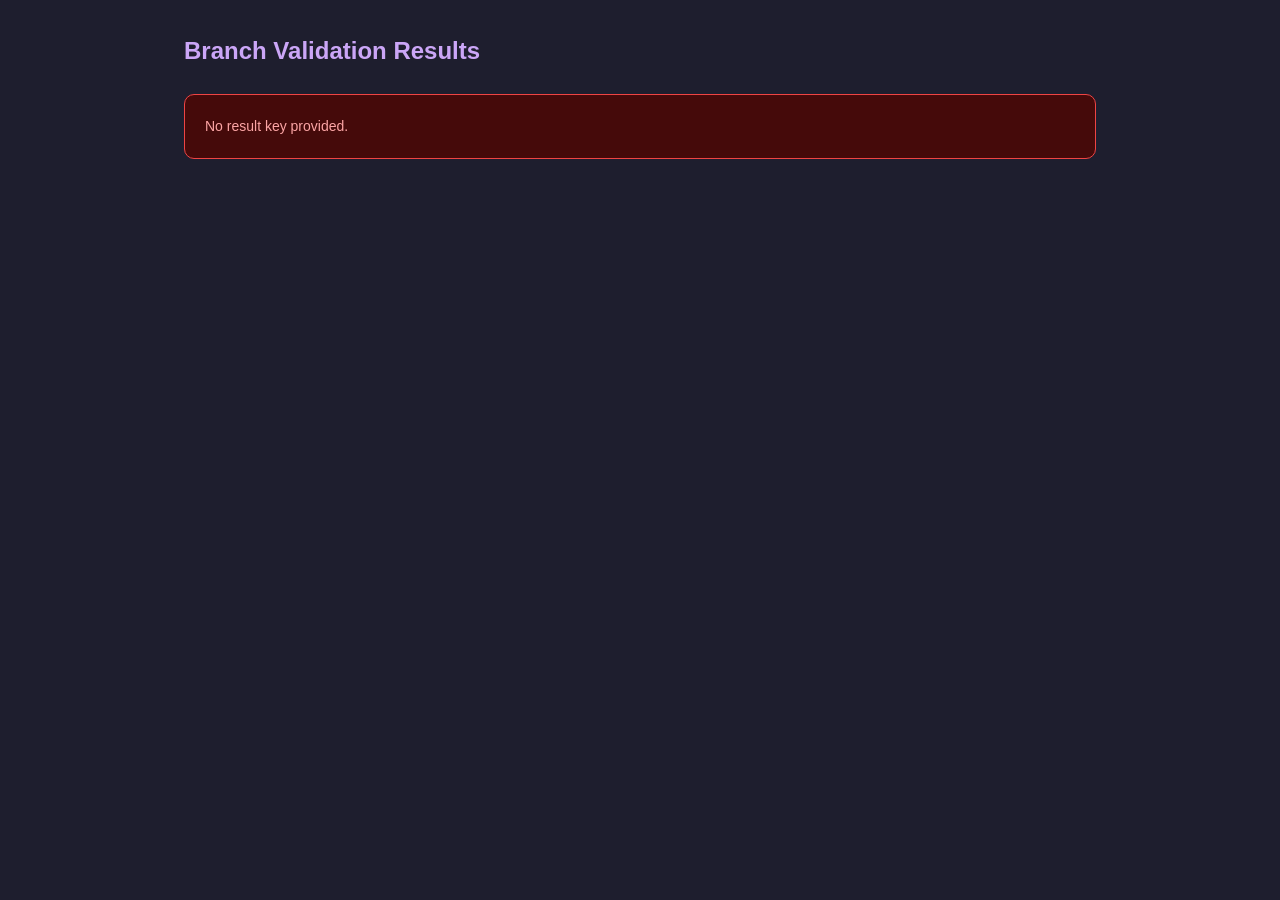
<file: results.html>
<!DOCTYPE html>
<html lang="en">
<head>
  <meta charset="UTF-8">
  <meta name="viewport" content="width=device-width, initial-scale=1.0">
  <title>Branch Validation — Results</title>
  <link rel="stylesheet" href="results.css">
</head>
<body>
  <div class="container">
    <!-- Header -->
    <header>
      <h1>Branch Validation Results</h1>
      <p id="generated-at" class="meta"></p>
    </header>

    <!-- Loading state -->
    <div id="loading" class="card">
      <p><span class="spinner"></span> Loading results…</p>
    </div>

    <!-- Error state -->
    <div id="error" class="card error-card hidden">
      <p id="error-text"></p>
    </div>

    <!-- Results content -->
    <div id="results" class="hidden">

      <!-- Summary cards -->
      <div class="card-grid">
        <div class="card summary-card">
          <h2>Parent Branch</h2>
          <p class="branch-name" id="parent-branch"></p>
          <a id="parent-link" href="#" target="_blank" class="link">View commits ↗</a>
        </div>
        <div class="card summary-card">
          <h2>Child Branch</h2>
          <p class="branch-name" id="child-branch"></p>
          <a id="child-link" href="#" target="_blank" class="link">View commits ↗</a>
        </div>
      </div>

      <!-- Stats -->
      <div class="card">
        <h2>Statistics</h2>
        <div class="stats-grid">
          <div class="stat">
            <span class="stat-value" id="stat-parent-rows">—</span>
            <span class="stat-label">Parent rows</span>
          </div>
          <div class="stat">
            <span class="stat-value" id="stat-child-rows">—</span>
            <span class="stat-label">Child rows</span>
          </div>
          <div class="stat">
            <span class="stat-value" id="stat-parent-commits">—</span>
            <span class="stat-label">Parent commits</span>
          </div>
          <div class="stat">
            <span class="stat-value" id="stat-child-commits">—</span>
            <span class="stat-label">Child commits</span>
          </div>
          <div class="stat">
            <span class="stat-value" id="stat-above-common">—</span>
            <span class="stat-label">Above common</span>
          </div>
          <div class="stat">
            <span class="stat-value" id="stat-missing">—</span>
            <span class="stat-label">Missing IDs</span>
          </div>
        </div>
      </div>

      <!-- First common changeset -->
      <div class="card">
        <h2>First Common Changeset</h2>
        <div id="common-changeset-info"></div>
      </div>

      <!-- Missing IDs -->
      <div class="card">
        <h2>Missing IDs <span class="badge" id="missing-count"></span></h2>
        <div id="missing-ids-content"></div>
      </div>

      <!-- Fallback changesets -->
      <div class="card">
        <h2>Fallback Changesets <span class="badge" id="fallback-count"></span></h2>
        <p class="hint">Commits without a parseable task ID — verify manually.</p>
        <div id="fallback-content"></div>
      </div>

      <!-- Full missing details table -->
      <div class="card">
        <h2>Full Missing Details</h2>
        <div class="table-wrapper">
          <table id="missing-table">
            <thead>
              <tr>
                <th class="checkbox-col"><input type="checkbox" id="select-all-cb" title="Select all"></th>
                <th>Type</th>
                <th>ID</th>
                <th>Author</th>
                <th>Changeset</th>
                <th>Message</th>
              </tr>
            </thead>
            <tbody id="missing-table-body"></tbody>
          </table>
        </div>
        <div id="zoho-crm-actions" class="zoho-actions hidden">
          <span id="selected-count" class="selected-count">0 selected</span>
          <button id="trigger-zoho-btn" class="btn btn-zoho" disabled>🍒 Cherry Pick the Entries</button>
          <button id="notify-btn" class="btn btn-notify" disabled>🔔 Send Notification to Owner</button>
        </div>
      </div>

      <!-- Actions -->
      <div class="actions">
        <button id="download-btn" class="btn">⬇ Download JSON</button>
        <button id="copy-ids-btn" class="btn btn-secondary">📋 Copy Missing IDs</button>
        <button id="copy-selected-btn" class="btn btn-secondary" disabled>📋 Copy Selected IDs</button>
      </div>
    </div>
  </div>

  <script src="results.js"></script>
</body>
</html>
</file>
<file: popup.css>
/* ── Reset & Base ──────────────────────────────────────── */
* {
  margin: 0;
  padding: 0;
  box-sizing: border-box;
}

body {
  width: 380px;
  font-family: -apple-system, BlinkMacSystemFont, 'Segoe UI', Roboto, Oxygen,
    Ubuntu, Cantarell, sans-serif;
  font-size: 13px;
  background: #1e1e2e;
  color: #cdd6f4;
  line-height: 1.5;
}

/* ── Container ────────────────────────────────────────── */
.container {
  padding: 20px;
}

h1 {
  font-size: 18px;
  font-weight: 700;
  color: #cba6f7;
  margin-bottom: 2px;
}

.subtitle {
  font-size: 12px;
  color: #6c7086;
  margin-bottom: 18px;
}

/* ── Form ─────────────────────────────────────────────── */
.form-group {
  margin-bottom: 14px;
}

.form-group label {
  display: block;
  font-size: 11px;
  font-weight: 600;
  text-transform: uppercase;
  letter-spacing: 0.5px;
  color: #a6adc8;
  margin-bottom: 5px;
}

.form-group select,
.form-group input {
  width: 100%;
  padding: 9px 12px;
  font-size: 13px;
  color: #cdd6f4;
  background: #313244;
  border: 1px solid #45475a;
  border-radius: 6px;
  outline: none;
  transition: border-color 0.2s, box-shadow 0.2s;
}

.form-group select:focus,
.form-group input:focus {
  border-color: #cba6f7;
  box-shadow: 0 0 0 2px rgba(203, 166, 247, 0.15);
}

.form-group input::placeholder {
  color: #585b70;
}

.form-group .hint {
  display: block;
  font-size: 10px;
  color: #6c7086;
  margin-top: 4px;
}

/* ── Button ───────────────────────────────────────────── */
.btn-primary {
  width: 100%;
  padding: 10px;
  font-size: 14px;
  font-weight: 600;
  color: #1e1e2e;
  background: #cba6f7;
  border: none;
  border-radius: 6px;
  cursor: pointer;
  transition: background 0.2s, transform 0.1s;
}

.btn-primary:hover {
  background: #b4befe;
}

.btn-primary:active {
  transform: scale(0.98);
}

.btn-primary:disabled {
  background: #585b70;
  color: #45475a;
  cursor: not-allowed;
  transform: none;
}

/* ── Status ───────────────────────────────────────────── */
.status {
  margin-top: 14px;
  padding: 10px 12px;
  border-radius: 6px;
  font-size: 12px;
  line-height: 1.6;
}

.status.info {
  background: #1e3a5f;
  border: 1px solid #3b82f6;
  color: #93c5fd;
}

.status.success {
  background: #14532d;
  border: 1px solid #22c55e;
  color: #86efac;
}

.status.error {
  background: #450a0a;
  border: 1px solid #ef4444;
  color: #fca5a5;
}

.status .spinner {
  display: inline-block;
  width: 12px;
  height: 12px;
  border: 2px solid #93c5fd;
  border-top-color: transparent;
  border-radius: 50%;
  animation: spin 0.8s linear infinite;
  vertical-align: middle;
  margin-right: 6px;
}

@keyframes spin {
  to { transform: rotate(360deg); }
}

.hidden {
  display: none !important;
}

/* ── History ──────────────────────────────────────────── */
.history-section {
  margin-top: 18px;
  border-top: 1px solid #313244;
  padding-top: 14px;
}

.history-section h2 {
  font-size: 13px;
  font-weight: 600;
  color: #a6adc8;
  margin-bottom: 8px;
}

#history-list {
  list-style: none;
}

#history-list li {
  padding: 6px 8px;
  margin-bottom: 4px;
  background: #313244;
  border-radius: 4px;
  font-size: 11px;
  cursor: pointer;
  transition: background 0.15s;
  display: flex;
  justify-content: space-between;
  align-items: center;
}

#history-list li:hover {
  background: #45475a;
}

#history-list li .branch-names {
  overflow: hidden;
  text-overflow: ellipsis;
  white-space: nowrap;
  flex: 1;
  margin-right: 8px;
}

#history-list li .timestamp {
  color: #6c7086;
  font-size: 10px;
  flex-shrink: 0;
}
</file>
<file: results.css>
/* ── Reset & Base ──────────────────────────────────────── */
* {
  margin: 0;
  padding: 0;
  box-sizing: border-box;
}

body {
  font-family: -apple-system, BlinkMacSystemFont, 'Segoe UI', Roboto, Oxygen,
    Ubuntu, Cantarell, sans-serif;
  font-size: 14px;
  background: #1e1e2e;
  color: #cdd6f4;
  line-height: 1.6;
  min-height: 100vh;
}

.container {
  max-width: 960px;
  margin: 0 auto;
  padding: 32px 24px;
}

/* ── Header ───────────────────────────────────────────── */
header {
  margin-bottom: 24px;
}

header h1 {
  font-size: 24px;
  font-weight: 700;
  color: #cba6f7;
}

.meta {
  font-size: 12px;
  color: #6c7086;
  margin-top: 4px;
}

/* ── Cards ────────────────────────────────────────────── */
.card {
  background: #313244;
  border-radius: 10px;
  padding: 20px;
  margin-bottom: 16px;
}

.card h2 {
  font-size: 15px;
  font-weight: 600;
  color: #a6adc8;
  margin-bottom: 12px;
  display: flex;
  align-items: center;
  gap: 8px;
}

.error-card {
  background: #450a0a;
  border: 1px solid #ef4444;
  color: #fca5a5;
}

.card-grid {
  display: grid;
  grid-template-columns: 1fr 1fr;
  gap: 16px;
  margin-bottom: 16px;
}

.summary-card .branch-name {
  font-family: 'SF Mono', 'Fira Code', 'Cascadia Code', monospace;
  font-size: 13px;
  color: #f9e2af;
  word-break: break-all;
  margin-bottom: 8px;
}

.link {
  font-size: 12px;
  color: #89b4fa;
  text-decoration: none;
}

.link:hover {
  text-decoration: underline;
}

/* ── Stats grid ───────────────────────────────────────── */
.stats-grid {
  display: grid;
  grid-template-columns: repeat(3, 1fr);
  gap: 12px;
}

.stat {
  text-align: center;
  padding: 12px;
  background: #1e1e2e;
  border-radius: 8px;
}

.stat-value {
  display: block;
  font-size: 22px;
  font-weight: 700;
  color: #cba6f7;
}

.stat-label {
  display: block;
  font-size: 11px;
  color: #6c7086;
  text-transform: uppercase;
  letter-spacing: 0.5px;
  margin-top: 4px;
}

/* ── Badge ────────────────────────────────────────────── */
.badge {
  display: inline-flex;
  align-items: center;
  justify-content: center;
  min-width: 22px;
  height: 22px;
  padding: 0 6px;
  font-size: 11px;
  font-weight: 700;
  border-radius: 12px;
  background: #45475a;
  color: #cdd6f4;
}

.badge.success { background: #14532d; color: #86efac; }
.badge.warning { background: #78350f; color: #fde68a; }
.badge.danger  { background: #7f1d1d; color: #fca5a5; }

/* ── Common changeset ─────────────────────────────────── */
#common-changeset-info {
  font-family: 'SF Mono', 'Fira Code', monospace;
  font-size: 13px;
}

#common-changeset-info .kv {
  display: flex;
  gap: 8px;
  padding: 4px 0;
}

#common-changeset-info .kv .key {
  color: #6c7086;
  min-width: 120px;
  flex-shrink: 0;
}

#common-changeset-info .kv .val {
  color: #cdd6f4;
  word-break: break-all;
}

.not-found {
  color: #f38ba8;
  font-style: italic;
}

/* ── Missing IDs list ─────────────────────────────────── */
.id-list {
  display: flex;
  flex-wrap: wrap;
  gap: 6px;
}

.id-chip {
  display: inline-block;
  padding: 4px 10px;
  font-family: 'SF Mono', 'Fira Code', monospace;
  font-size: 12px;
  background: #1e1e2e;
  border: 1px solid #45475a;
  border-radius: 4px;
  color: #f38ba8;
}

.none-msg {
  color: #a6e3a1;
  font-style: italic;
}

.hint {
  font-size: 12px;
  color: #6c7086;
  margin-bottom: 10px;
}

/* ── Common changeset verification ────────────────────── */
.verification {
  margin-top: 14px;
  padding: 12px;
  border-radius: 8px;
  font-size: 13px;
}

.verification-pass {
  background: rgba(166, 227, 161, 0.08);
  border: 1px solid rgba(166, 227, 161, 0.25);
}

.verification-warn {
  background: rgba(249, 226, 175, 0.08);
  border: 1px solid rgba(249, 226, 175, 0.25);
}

.verify-status {
  font-weight: 600;
  margin-bottom: 10px;
}

.verify-table {
  width: 100%;
  border-collapse: collapse;
  font-size: 12px;
}

.verify-table th {
  text-align: left;
  padding: 6px 8px;
  color: #a6adc8;
  font-size: 11px;
  text-transform: uppercase;
  letter-spacing: 0.5px;
  border-bottom: 1px solid #45475a;
}

.verify-table td {
  padding: 6px 8px;
  border-bottom: 1px solid rgba(69, 71, 90, 0.5);
}

.match-yes {
  color: #a6e3a1;
  font-weight: 700;
}

.match-no {
  color: #f38ba8;
  font-weight: 700;
}

/* ── Table ────────────────────────────────────────────── */
.table-wrapper {
  overflow-x: auto;
}

table {
  width: 100%;
  border-collapse: collapse;
  font-size: 12px;
}

thead th {
  text-align: left;
  padding: 8px 10px;
  background: #1e1e2e;
  color: #a6adc8;
  font-weight: 600;
  text-transform: uppercase;
  letter-spacing: 0.5px;
  font-size: 11px;
  border-bottom: 2px solid #45475a;
  position: sticky;
  top: 0;
}

tbody td {
  padding: 8px 10px;
  border-bottom: 1px solid #45475a;
  vertical-align: top;
}

tbody tr:hover {
  background: rgba(203, 166, 247, 0.05);
}

td.mono {
  font-family: 'SF Mono', 'Fira Code', monospace;
}

td.full-hash {
  font-size: 11px;
  word-break: break-all;
  max-width: 180px;
  color: #a6adc8;
}

/* ── Actions ──────────────────────────────────────────── */
.actions {
  display: flex;
  gap: 12px;
  margin-top: 8px;
}

.btn {
  padding: 10px 20px;
  font-size: 13px;
  font-weight: 600;
  border: none;
  border-radius: 6px;
  cursor: pointer;
  transition: background 0.2s, transform 0.1s;
  color: #1e1e2e;
  background: #cba6f7;
}

.btn:hover { background: #b4befe; }
.btn:active { transform: scale(0.98); }

.btn-secondary {
  background: #45475a;
  color: #cdd6f4;
}

.btn-secondary:hover { background: #585b70; }

.btn-zoho {
  background: #f38ba8;
  color: #1e1e2e;
}

.btn-zoho:hover { background: #eba0ac; }
.btn-zoho:disabled {
  background: #45475a;
  color: #6c7086;
  cursor: not-allowed;
}

.btn-notify {
  background: #89b4fa;
  color: #1e1e2e;
}

.btn-notify:hover { background: #74c7ec; }
.btn-notify:disabled {
  background: #45475a;
  color: #6c7086;
  cursor: not-allowed;
}

.btn-success {
  background: #a6e3a1 !important;
  color: #1e1e2e !important;
}

.btn-error {
  background: #f38ba8 !important;
  color: #1e1e2e !important;
}

/* ── Checkbox column ──────────────────────────────────── */
.checkbox-col {
  width: 36px;
  text-align: center;
}

.checkbox-col input[type="checkbox"] {
  width: 16px;
  height: 16px;
  cursor: pointer;
  accent-color: #cba6f7;
}

/* ── Zoho action bar ──────────────────────────────────── */
.zoho-actions {
  display: flex;
  align-items: center;
  gap: 12px;
  margin-top: 14px;
  padding-top: 14px;
  border-top: 1px solid #45475a;
}

.selected-count {
  font-size: 12px;
  color: #a6adc8;
  font-weight: 600;
  min-width: 80px;
}

/* ── Spinner ──────────────────────────────────────────── */
.spinner {
  display: inline-block;
  width: 14px;
  height: 14px;
  border: 2px solid #93c5fd;
  border-top-color: transparent;
  border-radius: 50%;
  animation: spin 0.8s linear infinite;
  vertical-align: middle;
  margin-right: 6px;
}

@keyframes spin {
  to { transform: rotate(360deg); }
}

.hidden {
  display: none !important;
}

/* ── Responsive ───────────────────────────────────────── */
@media (max-width: 640px) {
  .card-grid {
    grid-template-columns: 1fr;
  }
  .stats-grid {
    grid-template-columns: repeat(2, 1fr);
  }
  .actions {
    flex-direction: column;
  }
}
</file>
